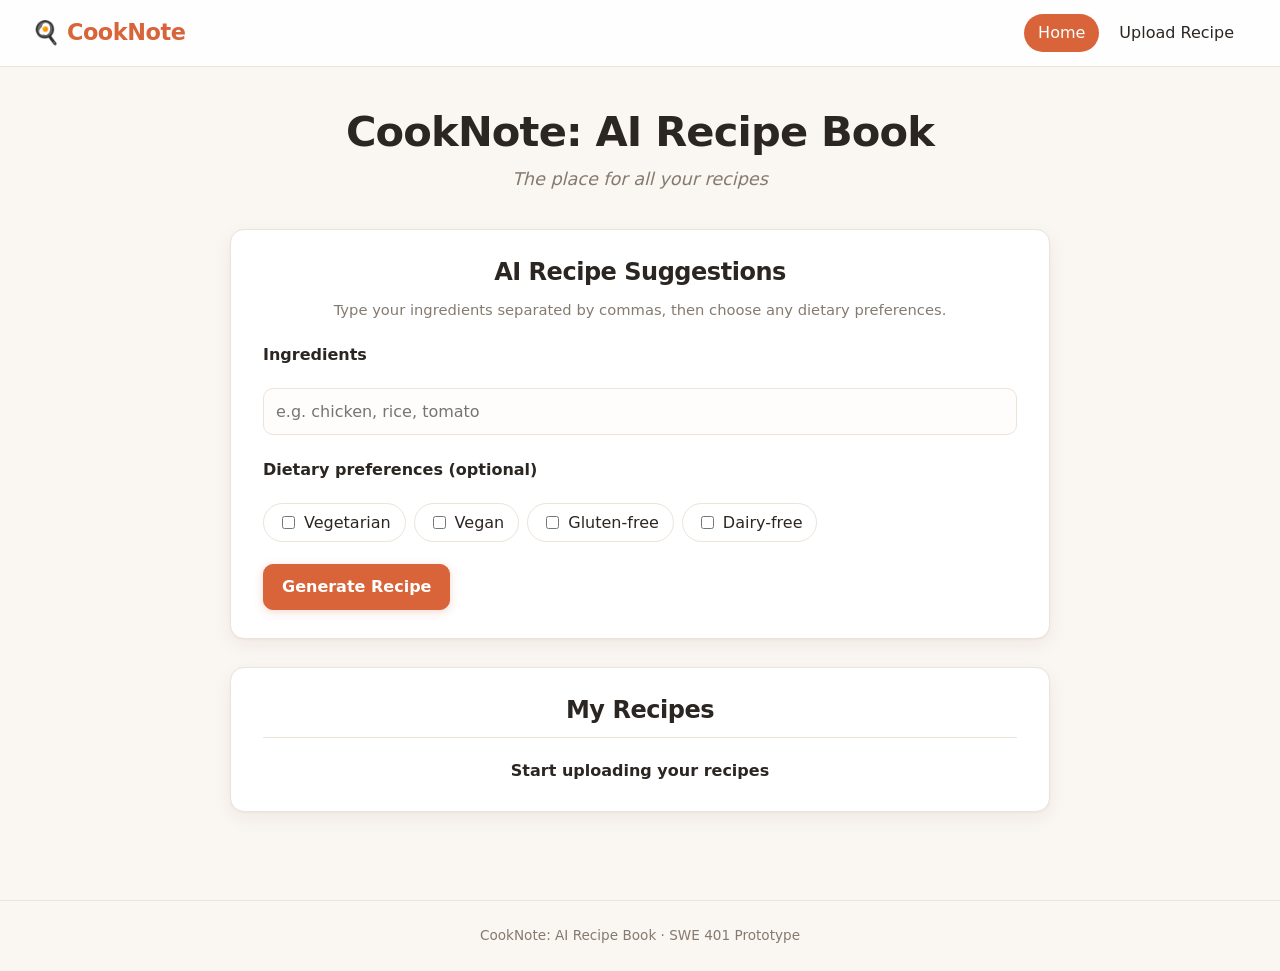
<file: index.html>
<!DOCTYPE html>
<html lang="en">
<head>
    <meta charset="UTF-8">
    <meta name="viewport" content="width=device-width, initial-scale=1.0">
    <title>CookNote: AI Recipe Book</title>
    <link rel="stylesheet" href="css/style.css">
</head>
<body>
    <nav class="navbar">
        <a href="index.html" class="logo">🍳 CookNote</a>
        <ul class="nav-links">
        <li><a href="index.html" class="active">Home</a></li>
        <li><a href="add-recipe.html">Upload Recipe</a></li>
        </ul>
    </nav>
    <main>
        <section class = "hero">
            <h1>CookNote: AI Recipe Book</h1>
            <p><em>The place for all your recipes</em></p>
        </section>
        
        <!--AI Recipes Section-->
        <section class="card" id="ai-section">
            <h2>AI Recipe Suggestions</h2>
            <p class="hint">Type your ingredients separated by commas, then choose any dietary preferences.</p>

            <div id="ai_message" class="message" hidden></div>

            <div class="form-group">
                <label for="ai_ingredients">Ingredients</label>
                <input type="text" id="ai_ingredients" placeholder="e.g. chicken, rice, tomato">
            </div>

            <label>Dietary preferences (optional)</label>
            <div class="diet-options">
                <label><input type="checkbox" name="diet" value="vegetarian"> Vegetarian</label>
                <label><input type="checkbox" name="diet" value="vegan"> Vegan</label>
                <label><input type="checkbox" name="diet" value="gluten-free"> Gluten-free</label>
                <label><input type="checkbox" name="diet" value="dairy-free"> Dairy-free</label>
            </div>

            <button type="button" id="generate_btn" class="btn-primary">Generate Recipe</button>

            <div id="ai_result" hidden>
                <h3 id="ai_title"></h3>
                <h4>Ingredients</h4>
                <ul id="ai_recipe_ingredients"></ul>
                <h4>Instructions</h4>
                <ol id="ai_recipe_steps"></ol>
            </div>
        </section>

        <!--My Recipes Section-->
         <section class="card">
            <h2>My Recipes</h2>
            <hr>
            <ul id="my_recipes"></ul>
        </section>

    </main>
    <footer>
        CookNote: AI Recipe Book · SWE 401 Prototype
    </footer>
    <script src="js/shared.js"></script>
    <script src="js/index.js"></script>
</body>
</html>
</file>
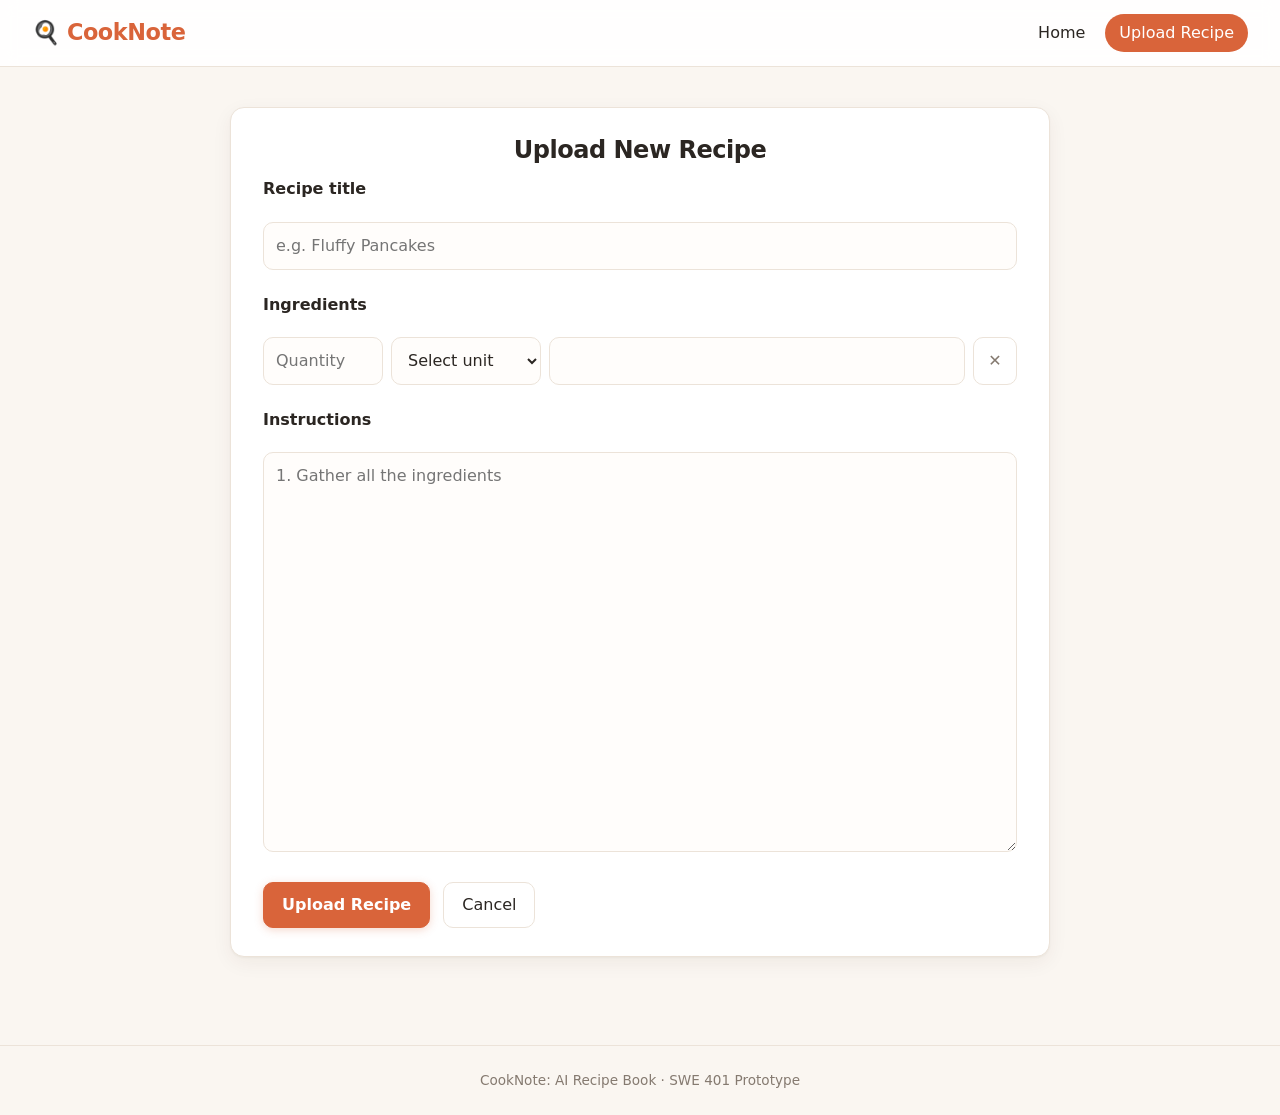
<file: add-recipe.html>
<!DOCTYPE html>
<html lang="en">
<head>
    <meta charset="UTF-8">
    <meta name="viewport" content="width=device-width, initial-scale=1.0">
    <title>CookNote: AI Recipe Book</title>
    <link rel="stylesheet" href="css/style.css">
</head>
<body>
    <nav class="navbar">
        <a href="index.html" class="logo">🍳 CookNote</a>
        <ul class="nav-links">
        <li><a href="index.html">Home</a></li>
        <li><a href="add-recipe.html" class="active">Upload Recipe</a></li>
        </ul>
    </nav>
    <main>
        <div class="card">
        <h2>Upload New Recipe</h2>
        <div id="message" class="message" hidden></div>
        <form id="upload_form">
            <div class="form-group">
            <label for="recipe_title">Recipe title</label>
            <input type="text" id="recipe_title" placeholder="e.g. Fluffy Pancakes">
            </div>

            <div class="form-group">
            <label>Ingredients</label>
            <div id="ingredients_container">
            </div>
            </div>

            <div class="form-group">
            <label for="instructions">Instructions</label>
            <textarea id="instructions" placeholder="1. Gather all the ingredients"></textarea>
            </div>
            
            <button class="btn-primary" type="submit">Upload Recipe</button>
            <button type="button" id="cancel_btn">Cancel</button>
        
        </form> 
        </div>
    </main>
    <footer>
        CookNote: AI Recipe Book · SWE 401 Prototype
    </footer>
    <script src="js/shared.js"></script>
    <script src="js/add-recipe.js"></script>
</body>
</html>
</file>
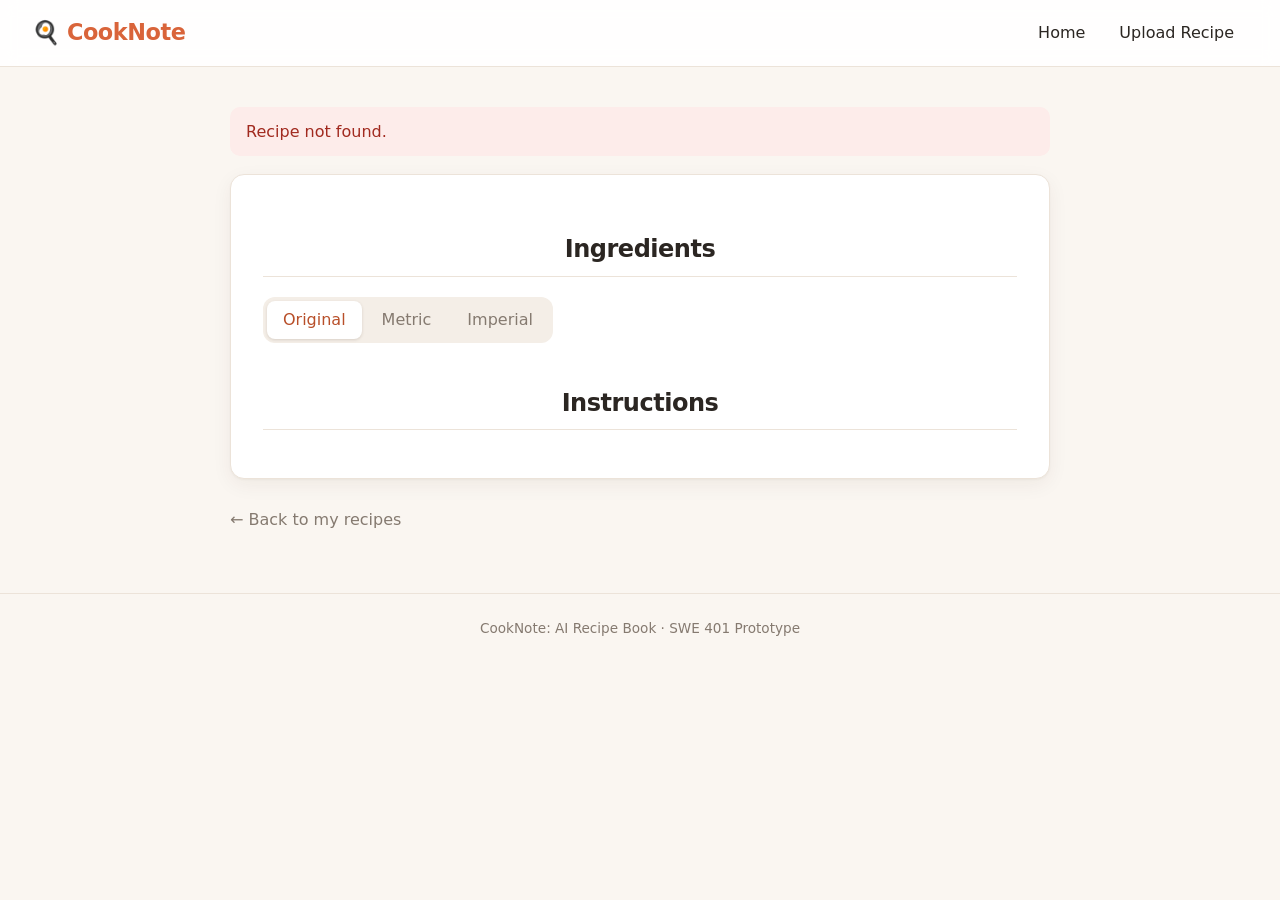
<file: recipe.html>
<!DOCTYPE html>
<html lang="en">
<head>
  <meta charset="UTF-8">
  <meta name="viewport" content="width=device-width, initial-scale=1.0">
  <title>Recipe | CookNote</title>
  <link rel="stylesheet" href="css/style.css">
</head>
<body>
  <nav class="navbar">
    <a href="index.html" class="logo">🍳 CookNote</a>
    <ul class="nav-links">
      <li><a href="index.html">Home</a></li>
      <li><a href="add-recipe.html">Upload Recipe</a></li>
    </ul>
  </nav>

  <main>
    <div id="message" class="message" hidden></div>

    <article class="card">
      <h1 id="recipe_title"></h1>

      <h2>Ingredients</h2>
      <hr>
      <div class="unit-toggle">
        <button type="button" id="original_btn" class="active">Original</button>
        <button type="button" id="metric_btn">Metric</button>
        <button type="button" id="us_btn">Imperial</button>
      </div>
      <ul id="recipe_ingredients"></ul>

      <h2>Instructions</h2>
      <hr>
      <ol id="recipe_steps"></ol>
    </article>

    <a href="index.html"> ← Back to my recipes</a>
  </main>

  <footer>CookNote: AI Recipe Book · SWE 401 Prototype</footer>
  <script src="js/shared.js"></script>
  <script src="js/recipe.js"></script>
</body>
</html>
</file>
<file: css/style.css>
/* ---------- Colours & settings ---------- */

:root {
  --bg: #faf6f1;
  --card: #ffffff;
  --text: #2b2622;
  --muted: #857a70;
  --primary: #d9643a;
  --primary-dark: #b84f29;
  --primary-soft: #fbe9e1;
  --border: #ece3d9;
  --success-bg: #e7f4ea;
  --success-text: #23663a;
  --error-bg: #fdecea;
  --error-text: #a12a1f;
  --radius: 14px;
  --shadow: 0 1px 2px rgba(60, 40, 20, 0.04), 0 6px 20px rgba(60, 40, 20, 0.06);
  --shadow-hover: 0 2px 4px rgba(60, 40, 20, 0.06), 0 10px 28px rgba(60, 40, 20, 0.10);
}

* {
  box-sizing: border-box;
}

body {
  margin: 0;
  font-family: "Segoe UI", system-ui, -apple-system, Arial, sans-serif;
  background: var(--bg);
  color: var(--text);
  line-height: 1.6;
  -webkit-font-smoothing: antialiased;
}

a {
  color: var(--primary);
}

hr {
  border: none;
  border-top: 1px solid var(--border);
  margin: 12px 0 20px;
}

ul {
  list-style: none;
  padding: 0;
  margin: 0;
}

/* ---------- Navigation ---------- */

.navbar {
  display: flex;
  align-items: center;
  justify-content: space-between;
  padding: 14px 32px;
  background: rgba(255, 255, 255, 0.9);
  backdrop-filter: blur(8px);
  border-bottom: 1px solid var(--border);
  position: sticky;
  top: 0;
  z-index: 10;
}

.logo {
  font-size: 1.4rem;
  font-weight: 750;
  letter-spacing: -0.02em;
  color: var(--primary);
  text-decoration: none;
}

.nav-links {
  display: flex;
  gap: 6px;
}

.nav-links a {
  display: block;
  padding: 6px 14px;
  border-radius: 1000px;
  color: var(--text);
  text-decoration: none;
  font-weight: 500;
  transition: background 0.15s, color 0.15s;
}

.nav-links a:hover {
  background: var(--primary-soft);
  color: var(--primary-dark);
}

.nav-links a.active {
  background: var(--primary);
  color: #fff;
}

/* ---------- Layout ---------- */

main {
  max-width: 860px;
  margin: 0 auto;
  padding: 40px 20px 60px;
}

h1,
h2 {
  text-align: center;
  letter-spacing: -0.02em;
  line-height: 1.2;
}

h1 {
  margin: 0 0 8px;
  font-size: 2.2rem;
}

h2 {
  margin: 32px 0 12px;
  font-size: 1.5rem;
}

.card > h2:first-child {
  margin-top: 0;
}

.card > h1 {
  margin-bottom: 8px;
}

h3 {
  font-size: 1.3rem;
  margin: 24px 0 4px;
}

h4 {
  font-size: 0.85rem;
  text-transform: uppercase;
  letter-spacing: 0.06em;
  color: var(--muted);
  margin: 20px 0 8px;
}

.hero {
  text-align: center;
  margin-bottom: 36px;
}

.hero h1 {
  font-size: 2.6rem;
}

.hero p {
  margin: 0;
  color: var(--muted);
  font-size: 1.1rem;
}

.card {
  background: var(--card);
  border: 1px solid var(--border);
  border-radius: var(--radius);
  box-shadow: var(--shadow);
  padding: 28px 32px;
  margin-bottom: 28px;
}

.hint {
  color: var(--muted);
  font-size: 0.92rem;
  text-align: center;
  margin: 0 0 20px;
}

/* ---------- Forms ---------- */

label {
  display: block;
  font-weight: 600;
  margin-bottom: 20px;
}

input[type="text"],
input[type="number"],
input:not([type]),
select,
textarea {
  width: 100%;
  padding: 10px 12px;
  border: 1px solid var(--border);
  border-radius: 10px;
  font: inherit;
  color: var(--text);
  background: #fffdfb;
  transition: border-color 0.15s, box-shadow 0.15s;
}

input:focus,
select:focus,
textarea:focus {
  outline: none;
  border-color: var(--primary);
  box-shadow: 0 0 0 3px var(--primary-soft);
}

textarea {
  min-height: 400px;
  resize: vertical;
}

.form-group {
  margin-bottom: 22px;
}

.item-row {
  display: grid;
  grid-template-columns: 120px 150px 1fr 44px;
  gap: 8px;
  margin-bottom: 8px;
}

.remove-row {
  padding: 0;
  color: var(--muted);
}

.remove-row:hover {
  color: var(--error-text);
  border-color: var(--error-text);
  background: var(--error-bg);
}

/* ---------- Buttons ---------- */

button {
  font: inherit;
  cursor: pointer;
  border-radius: 10px;
  border: 1px solid var(--border);
  background: #fff;
  color: var(--text);
  padding: 9px 18px;
  transition: background 0.15s, border-color 0.15s, color 0.15s, transform 0.1s;
}

button:hover {
  border-color: var(--primary);
  color: var(--primary-dark);
}

.btn-primary {
  background: var(--primary);
  border-color: var(--primary);
  color: #fff;
  font-weight: 600;
  box-shadow: 0 2px 8px rgba(217, 100, 58, 0.25);
}

.btn-primary:hover {
  background: var(--primary-dark);
  border-color: var(--primary-dark);
  color: #fff;
}

#upload_form > button {
  margin-right: 8px;
}

/* ---------- Messages ---------- */

.message {
  padding: 12px 16px;
  border-radius: 10px;
  margin-bottom: 18px;
  font-weight: 500;
}

.message.error {
  background: var(--error-bg);
  color: var(--error-text);
}

.message.success {
  background: var(--success-bg);
  color: var(--success-text);
}

.message.cancel {
  background: #f1ece6;
  color: var(--muted);
}

/* ---------- AI section ---------- */

.diet-options {
  display: flex;
  flex-wrap: wrap;
  gap: 8px;
  margin-bottom: 22px;
}

.diet-options label {
  display: flex;
  align-items: center;
  gap: 6px;
  margin: 0;
  padding: 6px 14px;
  border: 1px solid var(--border);
  border-radius: 999px;
  font-weight: 500;
  cursor: pointer;
  transition: background 0.15s, border-color 0.15s;
}

.diet-options label:hover {
  border-color: var(--primary);
}

.diet-options label:has(input:checked) {
  background: var(--primary-soft);
  border-color: var(--primary);
  color: var(--primary-dark);
}

.diet-options input {
  accent-color: var(--primary);
}

#ai_result {
  margin-top: 24px;
  padding-top: 8px;
  border-top: 1px solid var(--border);
}

/* ---------- Saved recipes (home page) ---------- */

#my_recipes {
  display: grid;
  gap: 10px;
}

#my_recipes li {
  display: flex;
  align-items: center;
  justify-content: space-between;
  gap: 12px;
  padding: 14px 18px;
  background: #fffdfb;
  border: 1px solid var(--border);
  border-radius: 12px;
  transition: border-color 0.15s, box-shadow 0.15s, transform 0.15s;
}

#my_recipes li:hover {
  border-color: var(--primary);
  box-shadow: var(--shadow-hover);
  transform: translateY(-1px);
}

#my_recipes a {
  flex: 1;
  color: var(--text);
  font-weight: 600;
  text-decoration: none;
}

#my_recipes a:hover {
  color: var(--primary);
}

#my_recipes button {
  padding: 5px 12px;
  font-size: 0.85rem;
  color: var(--muted);
}

#my_recipes button:hover {
  color: var(--error-text);
  border-color: var(--error-text);
  background: var(--error-bg);
}

/* ---------- Recipe ingredients & steps (recipe page + AI result) ---------- */

.unit-toggle {
  display: inline-flex;
  gap: 4px;
  padding: 4px;
  margin-bottom: 14px;
  background: #f4eee7;
  border-radius: 12px;
}

.unit-toggle button {
  border: none;
  background: transparent;
  padding: 6px 16px;
  border-radius: 8px;
  font-weight: 500;
  color: var(--muted);
}

.unit-toggle button:hover {
  color: var(--text);
}

.unit-toggle button.active {
  background: #fff;
  color: var(--primary-dark);
  box-shadow: 0 1px 3px rgba(60, 40, 20, 0.15);
}

/* Ingredients: one per row with a small dot */
#recipe_ingredients li,
#ai_recipe_ingredients li {
  position: relative;
  padding: 9px 0 9px 22px;
  border-bottom: 1px dashed var(--border);
}

#recipe_ingredients li:last-child,
#ai_recipe_ingredients li:last-child {
  border-bottom: none;
}

#recipe_ingredients li::before,
#ai_recipe_ingredients li::before {
  content: "";
  position: absolute;
  left: 4px;
  top: 50%;
  width: 7px;
  height: 7px;
  margin-top: -3px;
  border-radius: 50%;
  background: var(--primary);
}

#recipe_steps,
#ai_recipe_steps {
  list-style: none;
  counter-reset: step;
  padding: 0;
  margin: 0;
}

#recipe_steps li,
#ai_recipe_steps li {
  counter-increment: step;
  position: relative;
  padding: 4px 0 14px 46px;
  min-height: 32px;
}

#recipe_steps li::before,
#ai_recipe_steps li::before {
  content: counter(step);
  position: absolute;
  left: 0;
  top: 0;
  width: 32px;
  height: 32px;
  border-radius: 50%;
  background: var(--primary-soft);
  color: var(--primary-dark);
  font-weight: 700;
  display: flex;
  align-items: center;
  justify-content: center;
}

main > a {
  display: inline-block;
  color: var(--muted);
  text-decoration: none;
  font-weight: 500;
}

main > a:hover {
  color: var(--primary);
}

/* ---------- Footer ---------- */

footer {
  text-align: center;
  color: var(--muted);
  font-size: 0.85rem;
  padding: 24px;
  border-top: 1px solid var(--border);
}

/* ---------- Small screens ---------- */

@media (max-width: 600px) {
  .navbar {
    flex-direction: column;
    gap: 8px;
    padding: 12px;
  }

  main {
    padding: 24px 14px 40px;
  }

  .card {
    padding: 20px;
  }

  .hero h1 {
    font-size: 2rem;
  }

  .item-row {
    grid-template-columns: 1fr 1fr 44px;
  }

  .item-row .unitSelect {
    grid-column: 2 / 4;
  }

  .item-row .itemSelect {
    grid-column: 1 / 3;
  }
}
</file>
